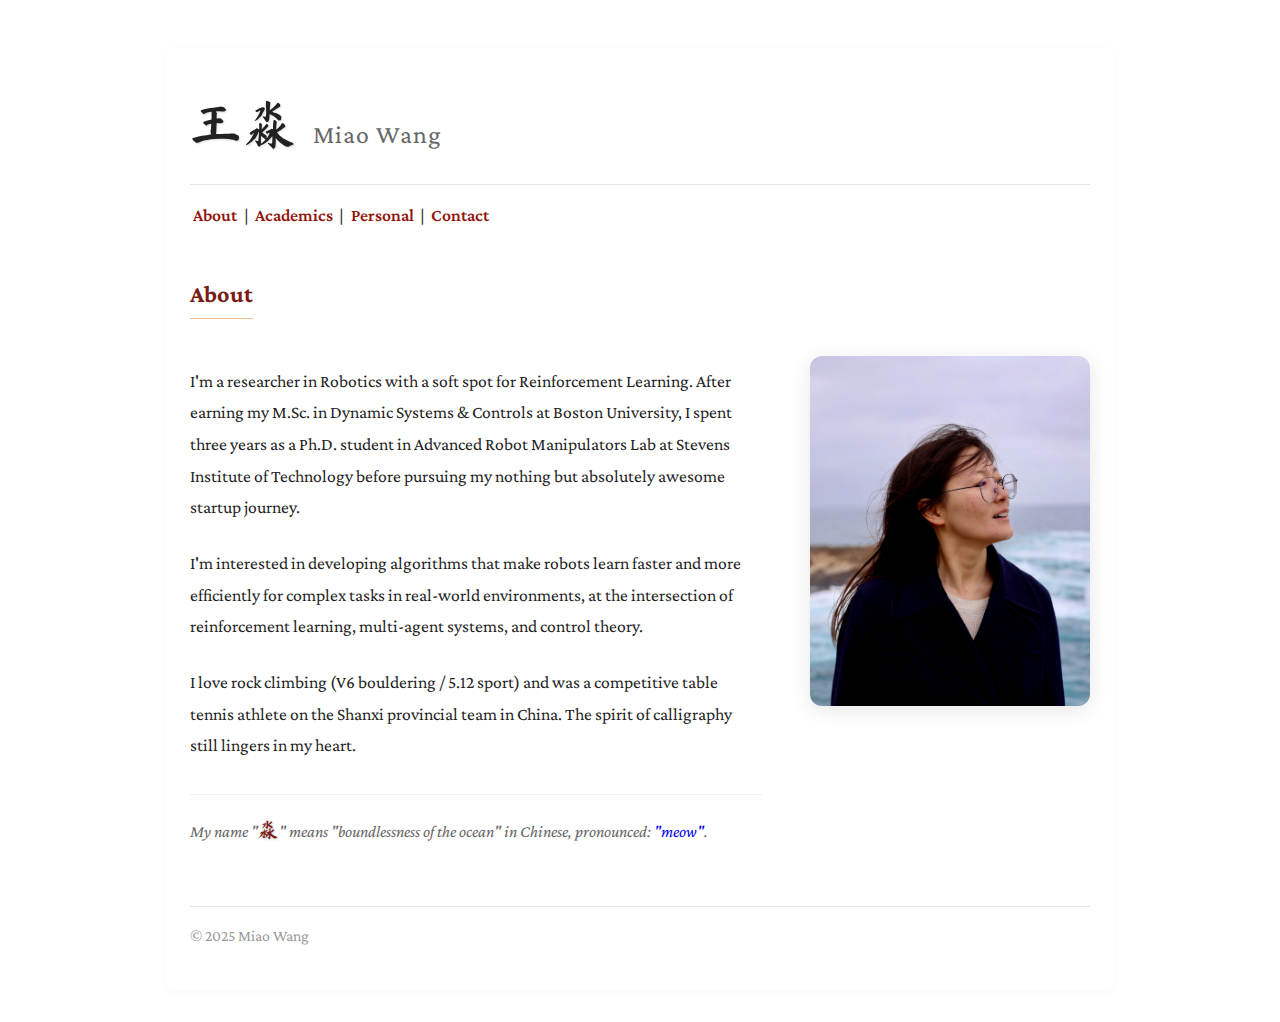
<file: index.html>
<!DOCTYPE html>
<html lang="en">
<head>
  <meta charset="UTF-8">
  <title>Miao Wang - Robotics Researcher</title>
  <meta name="viewport" content="width=device-width, initial-scale=1.0">
  <link href="https://fonts.googleapis.com/css2?family=Crimson+Pro:wght@400;600;700&display=swap" rel="stylesheet">
  <link href="https://fonts.googleapis.com/css2?family=Ma+Shan+Zheng&display=swap" rel="stylesheet">
  <link rel="stylesheet" href="style.css">
</head>
<body>
  <div class="wrapper">
    <header>
      <h1><span class="chinese-name">王淼</span> <span class="english-name">Miao Wang</span></h1>
      <hr>
      <nav>
        <a href="index.html">About</a> |
        <a href="academics.html">Academics</a> |
        <div class="dropdown">
          <button class="dropbtn">Personal</button>
          <div class="dropdown-content">
            <a href="personal/climbing.html">Climbing</a>
            <a href="personal/books.html">Books</a>
          </div>
        </div> |
        <a href="contact.html">Contact</a>
      </nav>
    </header>
    <main>
        <section>
            <h2>About</h2>
            <div class="about-content">
                <div class="about-text">
                    <p>
                        I'm a researcher in Robotics with a soft spot for Reinforcement Learning. 
                        After earning my M.Sc. in Dynamic Systems & Controls at Boston University, I spent three years as a Ph.D. student in Advanced Robot Manipulators Lab at Stevens Institute of Technology before pursuing my nothing but absolutely awesome startup journey.
                    </p>
                    <p>
                        I'm interested in developing algorithms that make robots learn faster and more efficiently for complex tasks in real-world environments, at the intersection of reinforcement learning, multi-agent systems, and control theory.
                    </p>
                    <p>
                        I love rock climbing (V6 bouldering / 5.12 sport) and was a competitive table tennis athlete on the Shanxi provincial team in China. The spirit of calligraphy still lingers in my heart.
                    </p>
                    <p class="name-note">
                        My name "<span class="chinese-name">淼</span>" means "boundlessness of the ocean" in Chinese, pronounced: <a href="https://namedrop.io/miaowang" target="_blank">"meow"</a>.
                    </p>
                </div>
                <div class="about-image">
                    <img src="miao-photo-2.jpeg" alt="Miao Wang" class="profile-photo">
                </div>
            </div>
        </section>
      </main>
      
    <footer>
      <hr>
        <p>&copy; 2025 Miao Wang</p>
    </footer>
  </div>
</body>
</html>
</file>
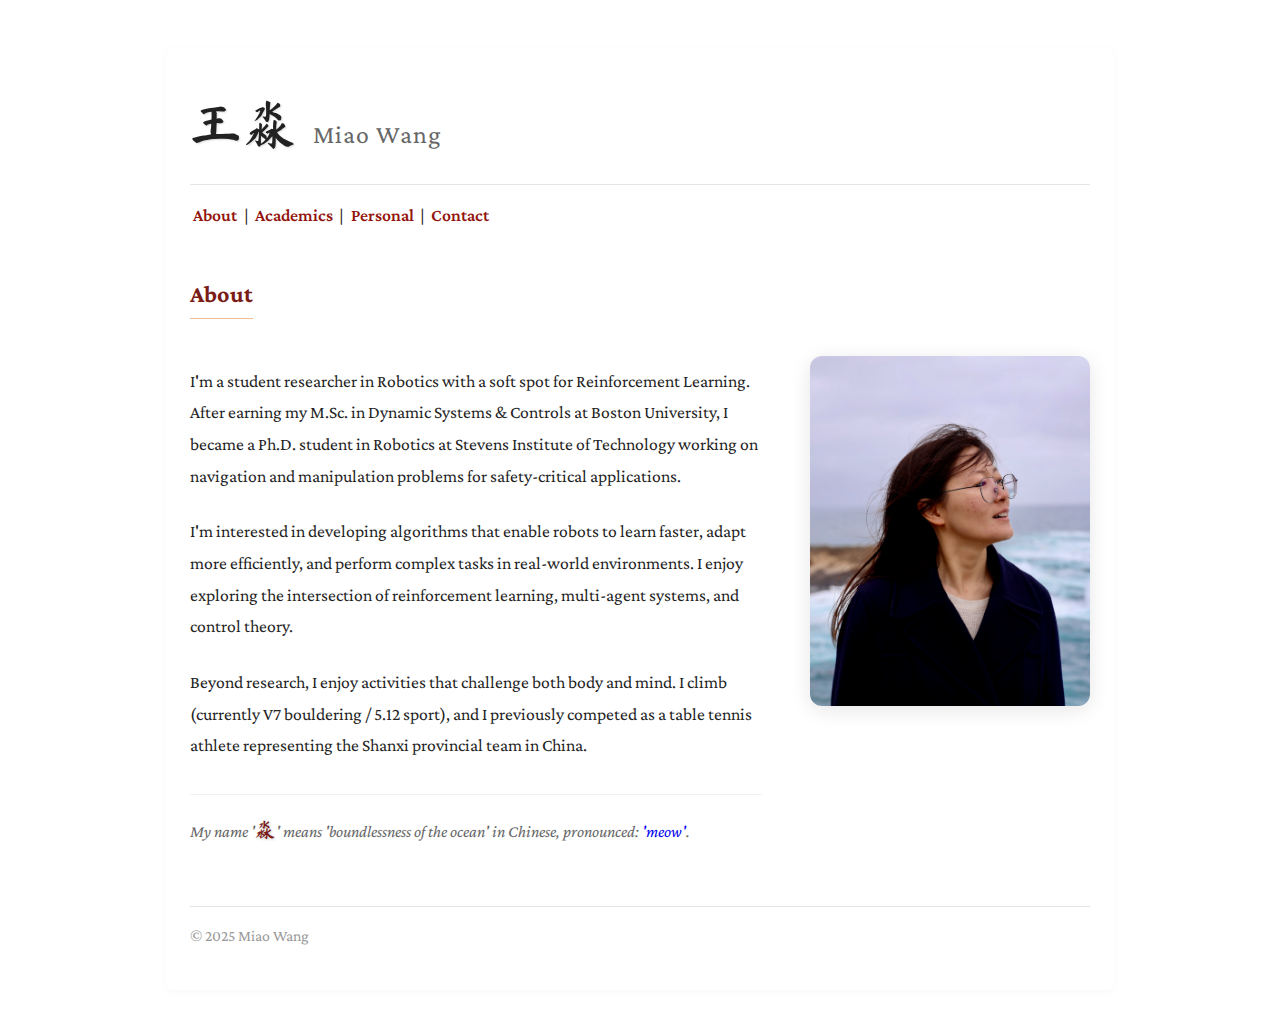
<file: about.html>
<!DOCTYPE html>
<html lang="en">
<head>
  <meta charset="UTF-8">
  <title>About | Miao Wang </title>
  <meta name="viewport" content="width=device-width, initial-scale=1.0">
  <link href="https://fonts.googleapis.com/css2?family=Crimson+Pro:wght@400;600;700&display=swap" rel="stylesheet">
  <link href="https://fonts.googleapis.com/css2?family=Ma+Shan+Zheng&display=swap" rel="stylesheet">
  <link rel="stylesheet" href="style.css">
</head>
<body>
  <div class="wrapper">
    <header>
      <h1><span class="chinese-name">王淼</span> <span class="english-name">  Miao Wang  </span></h1>
      <hr>
      <nav>
        <a href="about.html">About</a> |
        <a href="academics.html">Academics</a> |
        <div class="dropdown">
          <button class="dropbtn">Personal</button>
          <div class="dropdown-content">
            <a href="personal/climbing.html">Climbing</a>
            <a href="personal/books.html">Books</a>
            
          </div>
        </div> |
        <a href="contact.html">Contact</a>
      </nav>
    </header>
    <main>
        <section>
            <h2>About</h2>
            <div class="about-content">
                <div class="about-text">
                    <p>
                        I'm a student researcher in Robotics with a soft spot for Reinforcement Learning. 
                        After earning my M.Sc. in Dynamic Systems & Controls at Boston University, I became a Ph.D. student in Robotics at Stevens Institute of Technology working on navigation and manipulation problems for safety-critical applications.
                    </p>
                    <p>
                        I'm interested in developing algorithms that enable robots to learn faster, adapt more efficiently, and perform complex tasks in real-world environments. I enjoy exploring the intersection of reinforcement learning, multi-agent systems, and control theory.
                    </p>
                    <p>
                      Beyond research, I enjoy activities that challenge both body and mind. I climb (currently V7 bouldering / 5.12 sport), and I previously competed as a table tennis athlete representing the Shanxi provincial team in China. 
                    </p>
                    <p class="name-note">
                        My name '<span class="chinese-name">淼</span>' means 'boundlessness of the ocean' in Chinese, pronounced: <a href="https://namedrop.io/miaowang" target="_blank">'meow'</a>.
                    </p>
                </div>
                <div class="about-image">
                    <img src="miao-photo-2.jpeg" alt="Miao Wang" class="profile-photo">
                </div>
            </div>
        </section>
      </main>
      
    <footer>
      <hr>
        <p>&copy; 2025 Miao Wang</p>
    </footer>
  </div>
  </body>
</html>
</file>
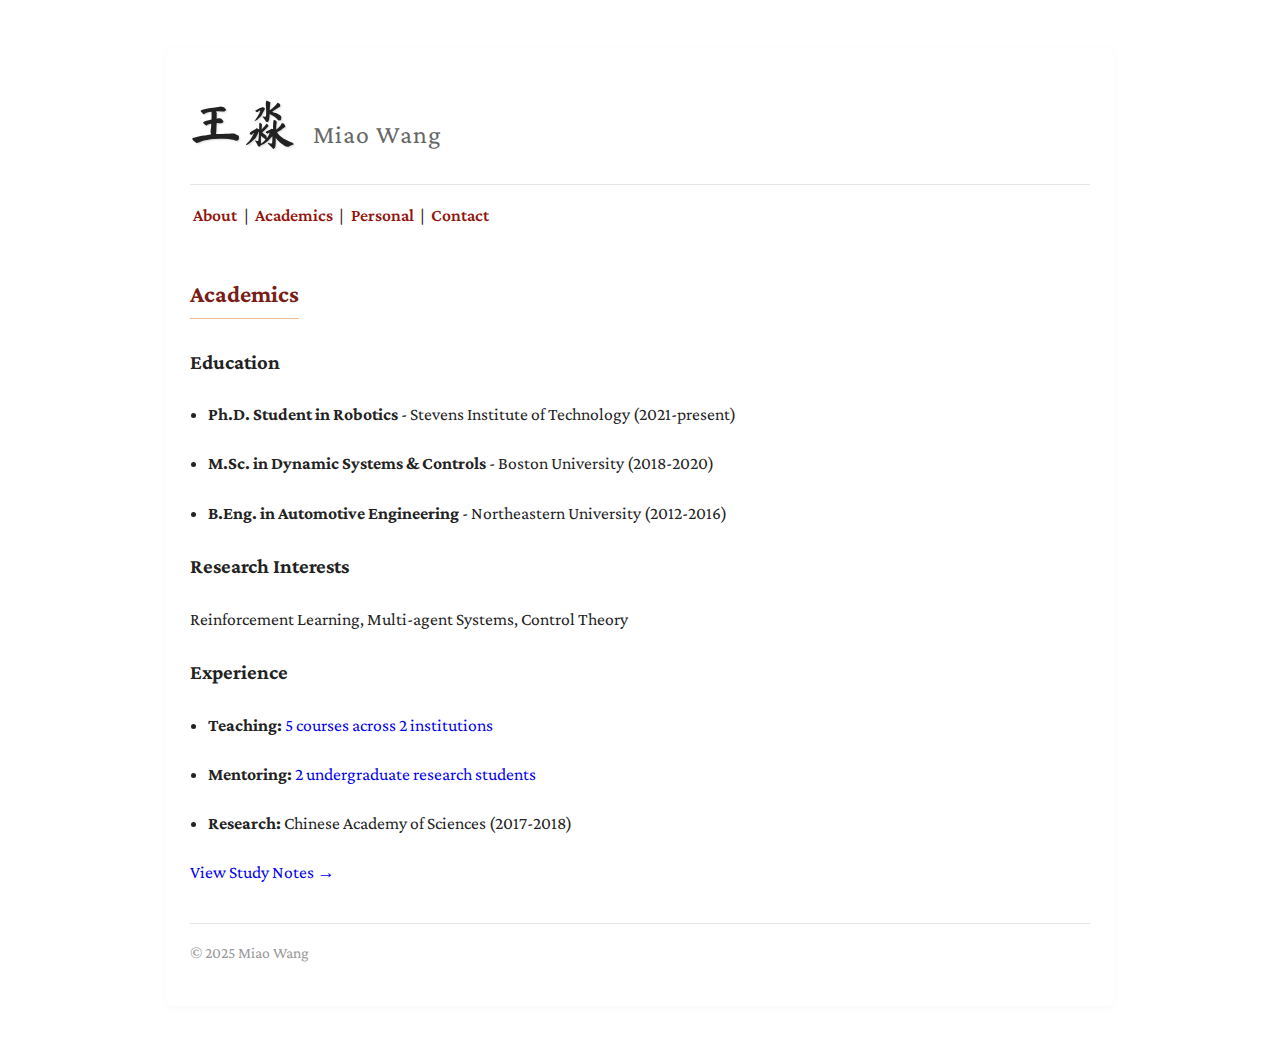
<file: academics.html>
<!DOCTYPE html>
<html lang="en">
<head>
  <meta charset="UTF-8">
  <title>Academics | Miao Wang</title>
  <meta name="viewport" content="width=device-width, initial-scale=1.0">
  <link href="https://fonts.googleapis.com/css2?family=Crimson+Pro:wght@400;600;700&display=swap" rel="stylesheet">
  <link href="https://fonts.googleapis.com/css2?family=Ma+Shan+Zheng&display=swap" rel="stylesheet">
  <link rel="stylesheet" href="style.css">
</head>
<body>
  <div class="wrapper">
    <header>
      <h1><span class="chinese-name">王淼</span> <span class="english-name">Miao Wang</span></h1>
      <hr>
      <nav>
        <a href="about.html">About</a> |
        <a href="academics.html">Academics</a> |
        <div class="dropdown">
          <button class="dropbtn">Personal</button>
          <div class="dropdown-content">
            <a href="personal/climbing.html">Climbing</a>
            <a href="personal/books.html">Books</a>
          </div>
        </div> |
        <a href="contact.html">Contact</a>
      </nav>
    </header>
    <main>
      <section>
        <h2>Academics</h2>
        
        <h3>Education</h3>
        <ul>
          <li><strong>Ph.D. Student in Robotics</strong> - Stevens Institute of Technology (2021-present)</li>
          <li><strong>M.Sc. in Dynamic Systems & Controls</strong> - Boston University (2018-2020)</li>
          <li><strong>B.Eng. in Automotive Engineering</strong> - Northeastern University (2012-2016)</li>
        </ul>
        
        <h3>Research Interests</h3>
        <p>Reinforcement Learning, Multi-agent Systems, Control Theory</p>
        
        <h3>Experience</h3>
        <ul>
          <li><strong>Teaching:</strong> <a href="teaching.html">5 courses across 2 institutions</a></li>
          <li><strong>Mentoring:</strong> <a href="mentorship.html">2 undergraduate research students</a></li>
          <li><strong>Research:</strong> Chinese Academy of Sciences (2017-2018)</li>
        </ul>
        
        <p><a href="learning-notes.html">View Study Notes →</a></p>
      </section>
    </main>
    <footer>
      <hr>
      <p>&copy; 2025 Miao Wang</p>
    </footer>
  </div>
</body>
</html>
</file>
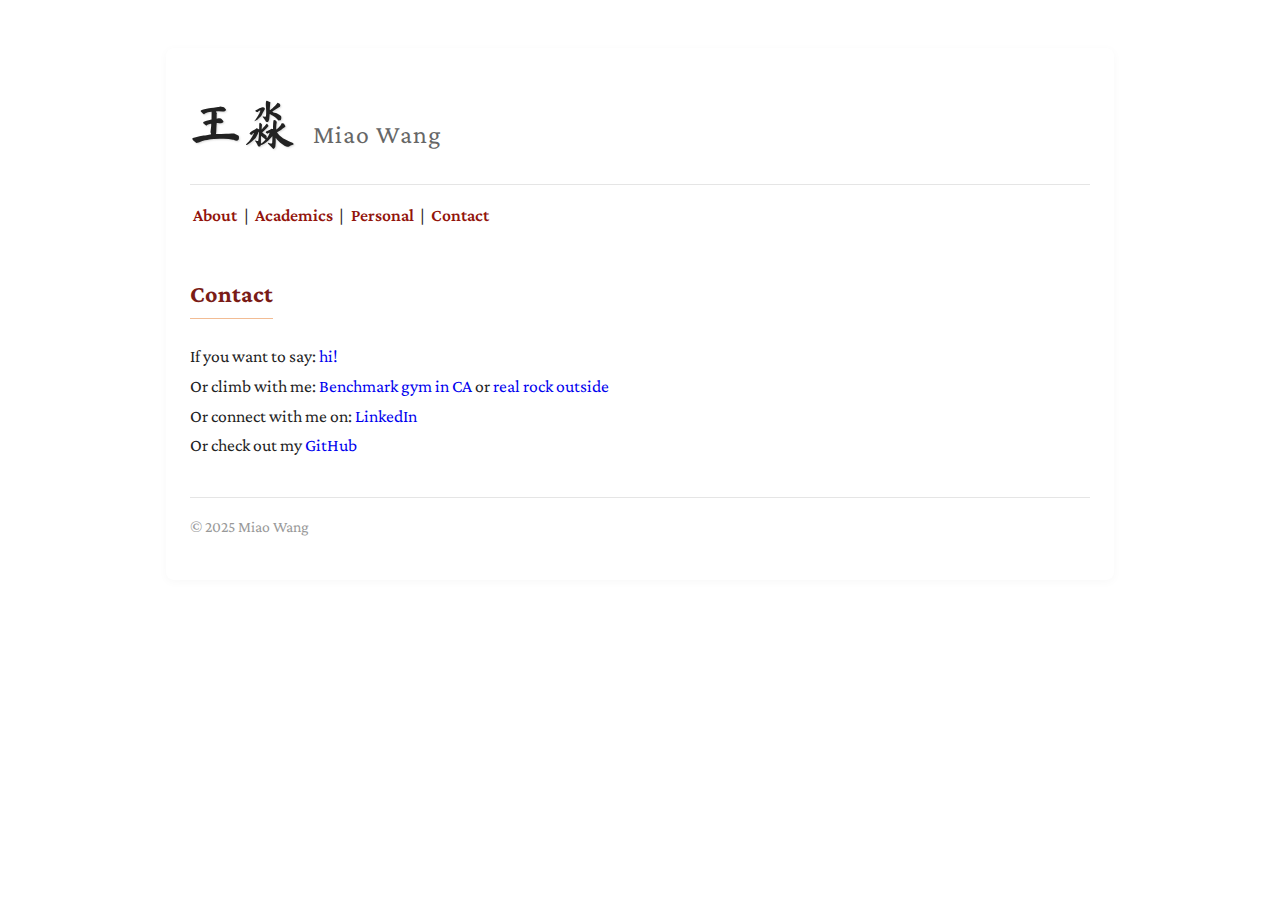
<file: contact.html>
<!DOCTYPE html>
<html lang="en">
<head>
  <meta charset="UTF-8">
  <title>Contact | Miao Wang</title>
  <meta name="viewport" content="width=device-width, initial-scale=1.0">
  <link href="https://fonts.googleapis.com/css2?family=Crimson+Pro:wght@400;600;700&display=swap" rel="stylesheet">
  <link href="https://fonts.googleapis.com/css2?family=Ma+Shan+Zheng&display=swap" rel="stylesheet">
  <link rel="stylesheet" href="style.css">
</head>
<body>
  <div class="wrapper">
    <header>
      <h1><span class="chinese-name">王淼</span> <span class="english-name">Miao Wang</span></h1>
      <hr>
      <nav>
        <a href="about.html">About</a> |
        <a href="academics.html">Academics</a> |
        <div class="dropdown">
          <button class="dropbtn">Personal</button>
          <div class="dropdown-content">
            <a href="personal/climbing.html">Climbing</a>
            <a href="personal/books.html">Books</a>
          </div>
        </div> |
        <a href="contact.html">Contact</a>
      </nav>
    </header>
    <main>
      <section>
        <h2>Contact</h2>
        <p>
          If you want to say: <a href="mailto:miao.infinity@proton.me"> hi! </a> <br> 
          Or climb with me: <a href="https://www.benchmarkclimbing.com">Benchmark gym in CA </a> or <a href="https://www.mountainproject.com/area/107334816/california"> real rock outside</a> <br>
          Or connect with me on: <a href="www.linkedin.com/in/miaaowang"> LinkedIn </a> <br>
          Or check out my <a href="https://github.com/miao-infinity">GitHub</a> 
        </p>
        <p>

        </p>
      </section>
    </main>
    <footer>
      <hr>
      <p>&copy; 2025 Miao Wang</p>
    </footer>
  </div>
</body>
</html>
</file>
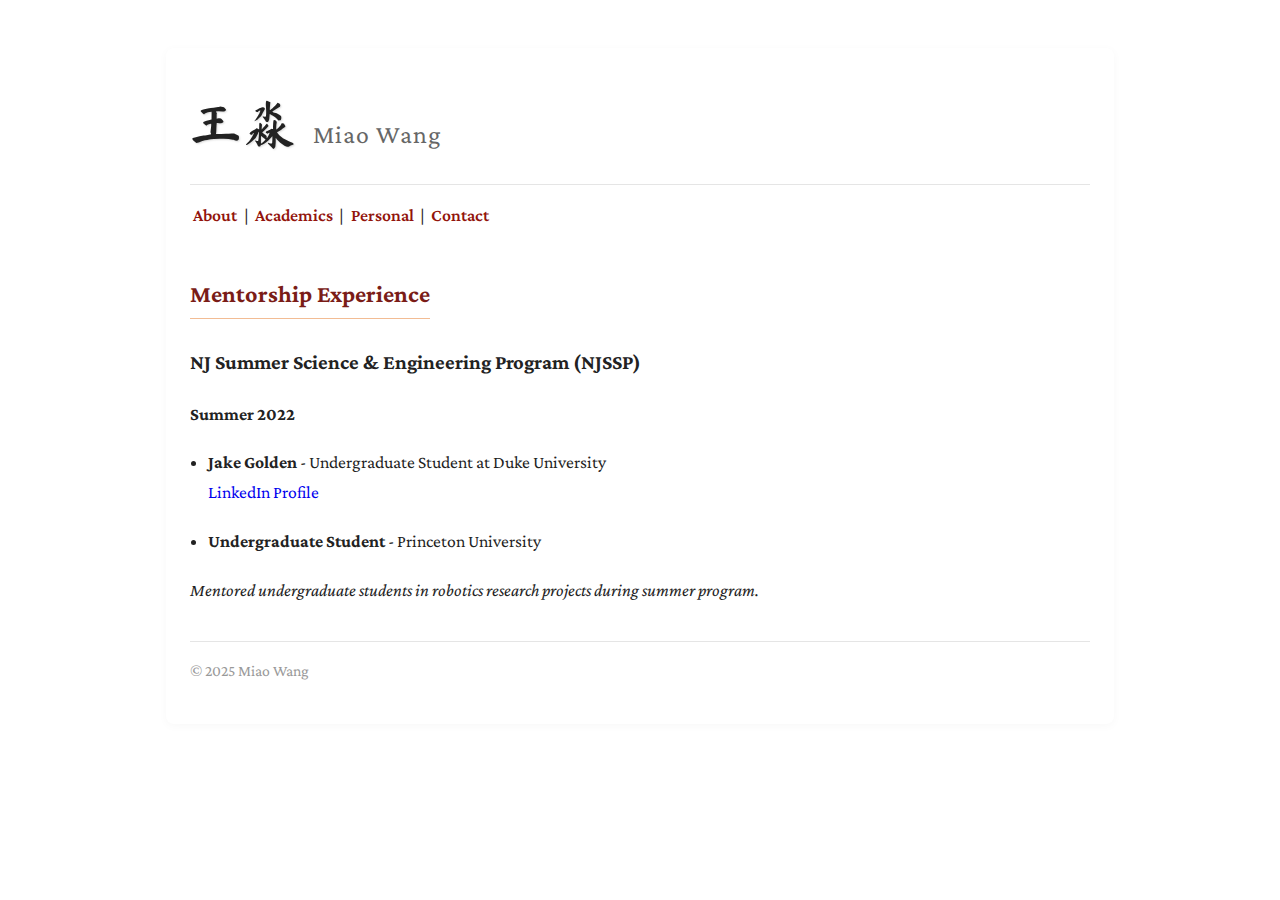
<file: mentorship.html>
<!DOCTYPE html>
<html lang="en">
<head>
  <meta charset="UTF-8">
  <title>Mentorship | Miao Wang</title>
  <meta name="viewport" content="width=device-width, initial-scale=1.0">
  <link href="https://fonts.googleapis.com/css2?family=Crimson+Pro:wght@400;600;700&display=swap" rel="stylesheet">
  <link href="https://fonts.googleapis.com/css2?family=Ma+Shan+Zheng&display=swap" rel="stylesheet">
  <link rel="stylesheet" href="style.css">
</head>
<body>
  <div class="wrapper">
    <header>
      <h1><span class="chinese-name">王淼</span> <span class="english-name">Miao Wang</span></h1>
      <hr>
      <nav>
        <a href="about.html">About</a> |
        <a href="academics.html">Academics</a> |
        <div class="dropdown">
          <button class="dropbtn">Personal</button>
          <div class="dropdown-content">
            <a href="personal/climbing.html">Climbing</a>
            <a href="personal/books.html">Books</a>
          </div>
        </div> |
        <a href="contact.html">Contact</a>
      </nav>
    </header>
    <main>
      <section>
        <h2>Mentorship Experience</h2>
        
        <h3>NJ Summer Science & Engineering Program (NJSSP)</h3>
        <p><strong>Summer 2022</strong></p>
        <ul>
          <li><strong>Jake Golden</strong> - Undergraduate Student at Duke University
            <br><a href="https://www.linkedin.com/in/jake-golden-9766601a0/">LinkedIn Profile</a></li>
          <li><strong>Undergraduate Student</strong> - Princeton University</li>
        </ul>
        
        <p><em>Mentored undergraduate students in robotics research projects during summer program.</em></p>
      </section>
    </main>
    <footer>
      <hr>
      <p>&copy; 2025 Miao Wang</p>
    </footer>
  </div>
</body>
</html>
</file>
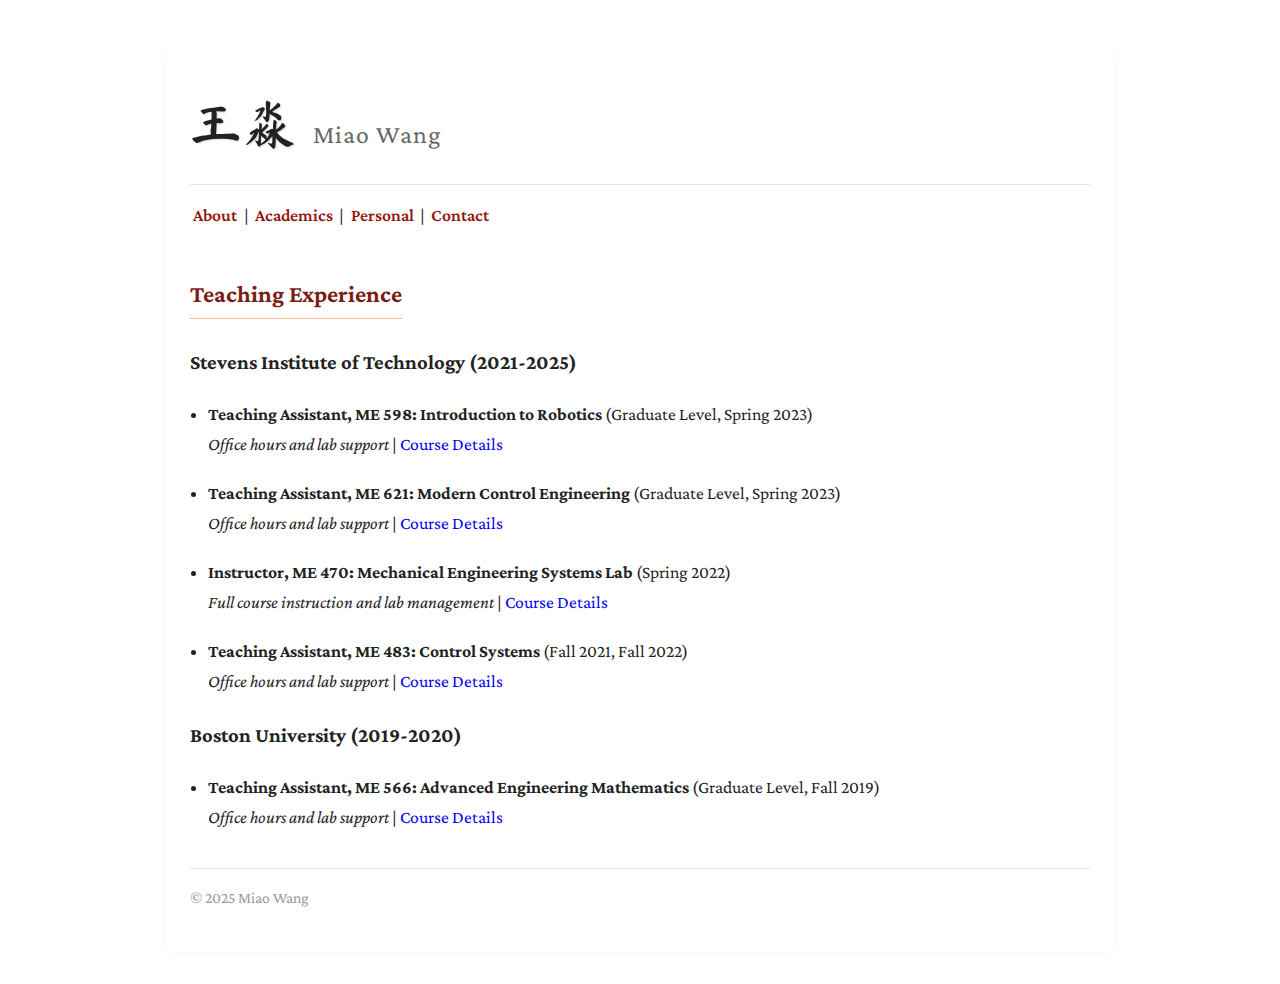
<file: teaching.html>
<!DOCTYPE html>
<html lang="en">
<head>
  <meta charset="UTF-8">
  <title>Teaching Experience | Miao Wang</title>
  <meta name="viewport" content="width=device-width, initial-scale=1.0">
  <link href="https://fonts.googleapis.com/css2?family=Crimson+Pro:wght@400;600;700&display=swap" rel="stylesheet">
  <link href="https://fonts.googleapis.com/css2?family=Ma+Shan+Zheng&display=swap" rel="stylesheet">
  <link rel="stylesheet" href="style.css">
</head>
<body>
  <div class="wrapper">
    <header>
      <h1><span class="chinese-name">王淼</span> <span class="english-name">Miao Wang</span></h1>
      <hr>
      <nav>
        <a href="about.html">About</a> |
        <a href="academics.html">Academics</a> |
        <div class="dropdown">
          <button class="dropbtn">Personal</button>
          <div class="dropdown-content">
            <a href="personal/climbing.html">Climbing</a>
            <a href="personal/books.html">Books</a>
          </div>
        </div> |
        <a href="contact.html">Contact</a>
      </nav>
    </header>
    <main>
      <section>
        <h2>Teaching Experience</h2>
        
        <h3>Stevens Institute of Technology (2021-2025)</h3>
        <ul>
          <li><strong>Teaching Assistant, ME 598: Introduction to Robotics</strong> (Graduate Level, Spring 2023)
            <br><em>Office hours and lab support</em> | <a href="https://stevens.smartcatalogiq.com/en/2023-2024/academic-catalog/courses/me-mechanical-engineering/500/me-598">Course Details</a></li>
          <li><strong>Teaching Assistant, ME 621: Modern Control Engineering</strong> (Graduate Level, Spring 2023)
            <br><em>Office hours and lab support</em> | <a href="https://stevens.smartcatalogiq.com/en/2023-2024/academic-catalog/courses/me-mechanical-engineering/600/me-621">Course Details</a></li>
          <li><strong>Instructor, ME 470: Mechanical Engineering Systems Lab</strong> (Spring 2022)
            <br><em>Full course instruction and lab management</em> | <a href="https://web.stevens.edu/catalog/archive/2024-2025/en/catalog/academic-catalog/courses/me-mechanical-engineering/400/me-470.html">Course Details</a></li>
          <li><strong>Teaching Assistant, ME 483: Control Systems</strong> (Fall 2021, Fall 2022)
            <br><em>Office hours and lab support</em> | <a href="https://stevens.smartcatalogiq.com/en/2024-2025/academic-catalog/courses/me-mechanical-engineering/400/me-483">Course Details</a></li>
        </ul>
        
        <h3>Boston University (2019-2020)</h3>
        <ul>
          <li><strong>Teaching Assistant, ME 566: Advanced Engineering Mathematics</strong> (Graduate Level, Fall 2019)
            <br><em>Office hours and lab support</em> | <a href="https://www.bu.edu/academics/eng/courses/eng-me-566/">Course Details</a></li>
        </ul>
      </section>
    </main>
    <footer>
      <hr>
      <p>&copy; 2025 Miao Wang</p>
    </footer>
  </div>
</body>
</html>
</file>
<file: style.css>
body {
  background: #fff;
  color: #222;
  font-family: 'Crimson Pro', serif;
  font-size: 1.1rem;
  margin: 0;
  padding: 0;
  line-height: 1.7;
}

.wrapper {
  max-width: 900px;
  margin: 3rem auto 2rem auto;
  padding: 2rem 1.5rem 1.5rem 1.5rem;
  background: #fff;
  box-shadow: 0 2px 10px rgba(0,0,0,0.03);
  border-radius: 8px;
}

header h1 {
  margin: 0 0 0.5rem 0;
  font-weight: 700;
  font-size: 2.3rem;
  text-align: left;
  letter-spacing: 1px;
  font-family: 'Crimson Pro', serif;
}

header h1 .english-name {
  font-size: 0.7em;
  font-weight: 400;
  color: #666;
  margin-left: 0.5rem;
  font-family: 'Crimson Pro', serif;
}

nav {
  margin: 0.5rem 0 1.5rem 0;
  text-align: left;
  font-family: 'Crimson Pro', serif;
  display: flex;
  align-items: center;
  gap: 0.2rem;
  flex-wrap: wrap;
}

nav a,
nav .dropbtn {
  color: #92140c;
  text-decoration: none;
  font-weight: 600;
  margin: 0 0.2rem;
  font-size: 1.1rem;
  font-family: 'Crimson Pro', serif;
  background: none;
  border: none;
  cursor: pointer;
  padding: 0;
}

nav a:hover,
nav .dropbtn:hover {
  text-decoration: underline;
}

a:not(nav a):not(nav .dropbtn) {
  text-decoration: none;
}

a:not(nav a):not(nav .dropbtn):hover {
  text-decoration: none;
}

nav .dropdown {
  position: relative;
  display: inline-block;
}

nav .dropbtn {
  outline: none;
  font-family: 'Crimson Pro', serif;
}

nav .dropdown-content {
  display: none;
  position: absolute;
  background: #fff;
  min-width: 180px;
  box-shadow: 0 2px 8px rgba(0,0,0,0.08);
  z-index: 1;
  border-radius: 0 0 6px 6px;
  left: 0;
}

nav .dropdown-content a {
  color: #92140c;
  padding: 0.6rem 1.2rem;
  text-decoration: none;
  display: block;
  font-weight: 500;
  border-bottom: 1px solid #f2bc94;
  font-family: 'Crimson Pro', serif;
  background: none;
}

nav .dropdown-content a:last-child {
  border-bottom: none;
}

nav .dropdown-content a:hover {
  background: #fcefee;
}

nav .dropdown:hover .dropdown-content,
nav .dropdown:focus-within .dropdown-content {
  display: block;
}

hr {
  border: 0;
  border-top: 1px solid #e5e5e5;
  margin: 1rem 0;
}

h2 {
  font-size: 1.5rem;
  color: #7a1c17;
  margin-bottom: 0.3rem;
  font-weight: 700;
  border-bottom: 1px solid #f2bc94;
  padding-bottom: 0.2rem;
  display: inline-block;
  font-family: 'Crimson Pro', serif;
}

section {
  margin-bottom: 2.2rem;
}

.about-content {
  display: flex;
  gap: 3rem;
  align-items: flex-start;
  margin-top: 1.5rem;
}

.about-text {
  flex: 1;
  line-height: 1.8;
}

.about-text p {
  margin-bottom: 1.5rem;
}

.about-section {
  margin-bottom: 2rem;
}

.about-section h3 {
  font-size: 1.2em;
  color: #7a1c17;
  margin-bottom: 0.5rem;
  font-weight: 600;
  font-family: 'Crimson Pro', serif;
  border-bottom: 1px solid #f2bc94;
  padding-bottom: 0.2rem;
  display: inline-block;
}

.about-section p {
  margin-bottom: 0;
  line-height: 1.7;
}

.name-note {
  font-size: 0.95em;
  color: #666;
  font-style: italic;
  margin-top: 2rem;
  padding-top: 1rem;
  border-top: 1px solid #f0f0f0;
}

.about-image {
  flex-shrink: 0;
  margin-top: 0.5rem;
}

.profile-photo {
  width: 280px;
  height: 350px;
  object-fit: cover;
  border-radius: 12px;
  box-shadow: 0 4px 20px rgba(0,0,0,0.1);
  transition: transform 0.3s ease, box-shadow 0.3s ease;
}

.profile-photo:hover {
  transform: translateY(-2px);
  box-shadow: 0 8px 25px rgba(0,0,0,0.15);
}

@media (max-width: 700px) {
  .about-content {
    flex-direction: column;
    gap: 2rem;
    margin-top: 1rem;
  }
  
  .about-image {
    align-self: center;
    order: -1;
  }
  
  .profile-photo {
    width: 250px;
    height: 300px;
  }
}

ul {
  padding-left: 1.1rem;
  margin-top: 0.4rem;
}

li {
  margin-bottom: 1.2rem;
}

.desc {
  color: #444;
  font-size: 1rem;
  margin-left: 0.2rem;
}

footer {
  margin-top: 2rem;
  text-align: left;
  color: #999;
  font-size: 0.98rem;
  font-family: 'Crimson Pro', serif;
}

.chinese-name {
  font-family: 'Ma Shan Zheng', cursive;
  font-size: 1.2em;
  color: #7a1c17;
  text-shadow: 1px 1px 3px rgba(0,0,0,0.2);
  letter-spacing: 0.05em;
  font-weight: normal;
  font-style: normal;
}

header h1 .chinese-name {
  font-size: 1.4em;
  color: #222;
  text-shadow: 1px 1px 2px rgba(0,0,0,0.15);
  letter-spacing: 0.03em;
}

@media (max-width: 700px) {
  .wrapper {
    margin: 0.5rem 0;
    padding: 1rem 0.5rem;
  }
  nav, header h1, footer {
    text-align: center;
  }
}
</file>
